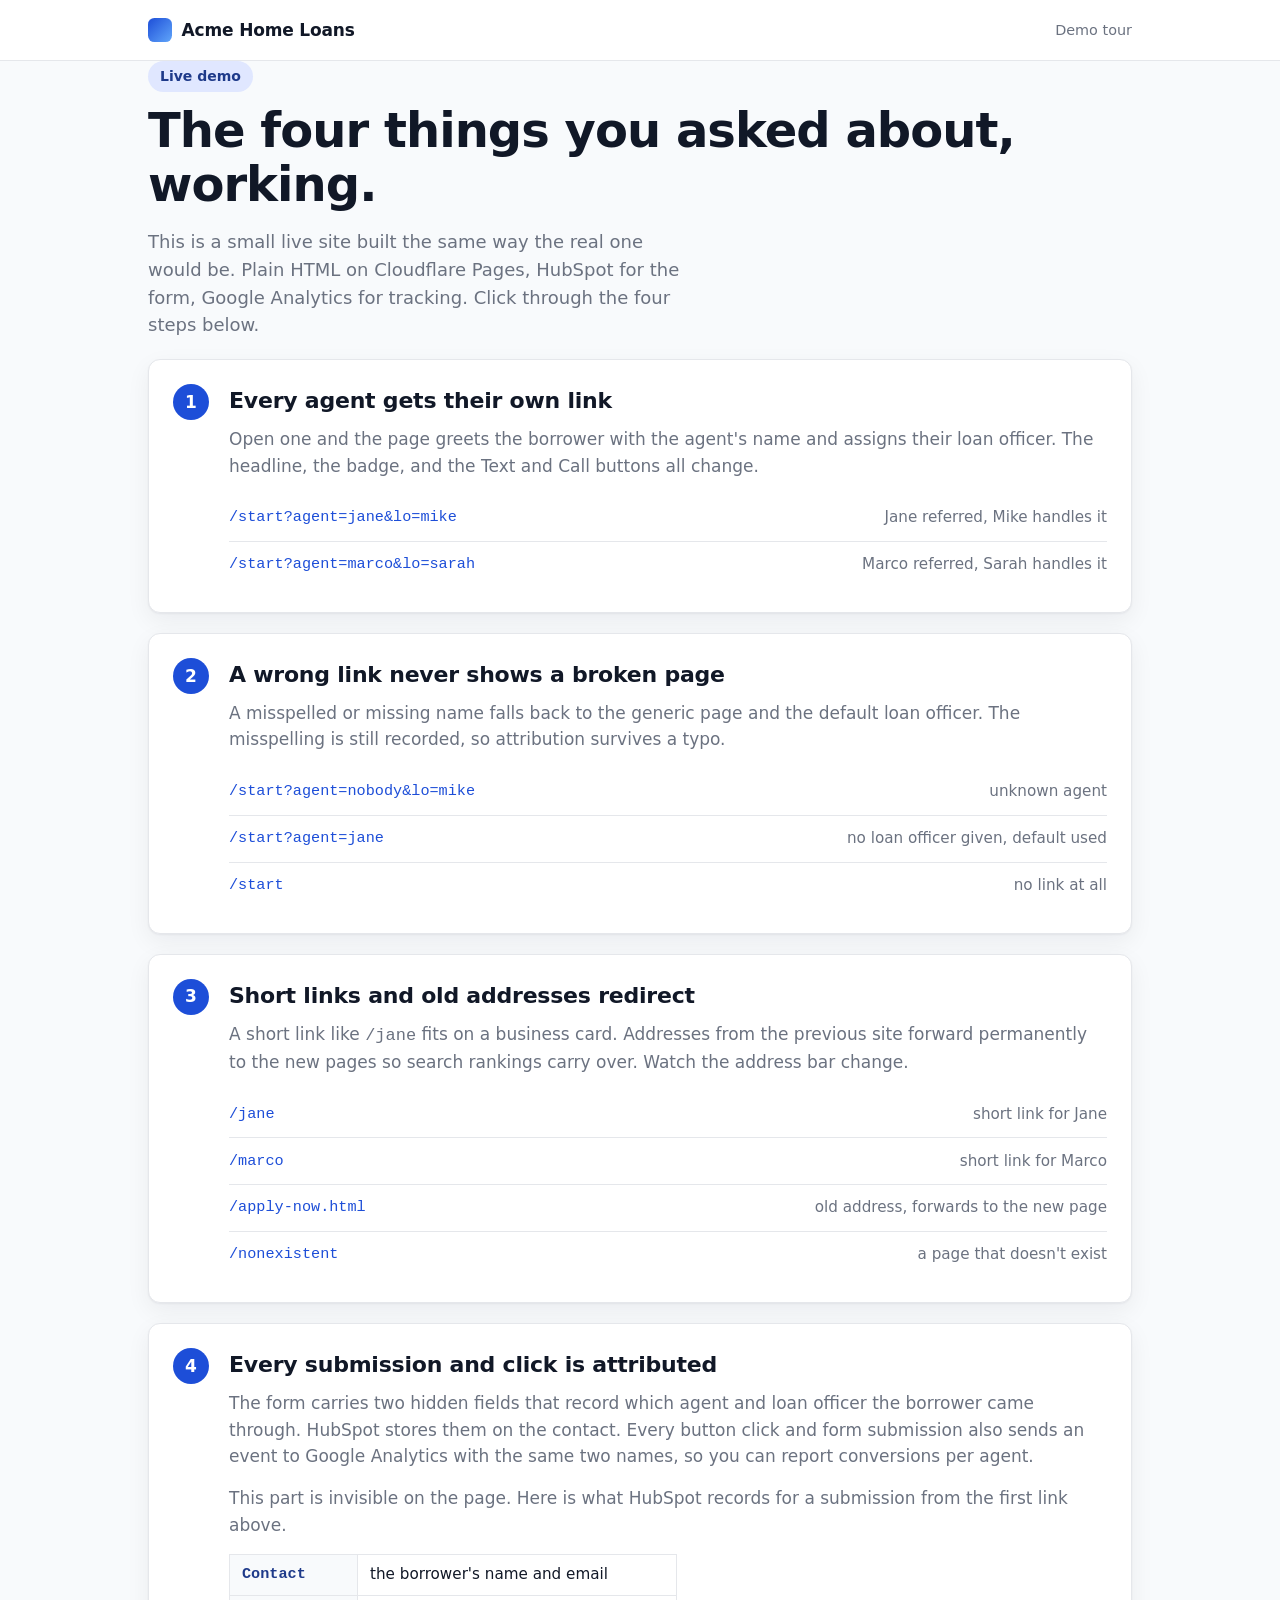
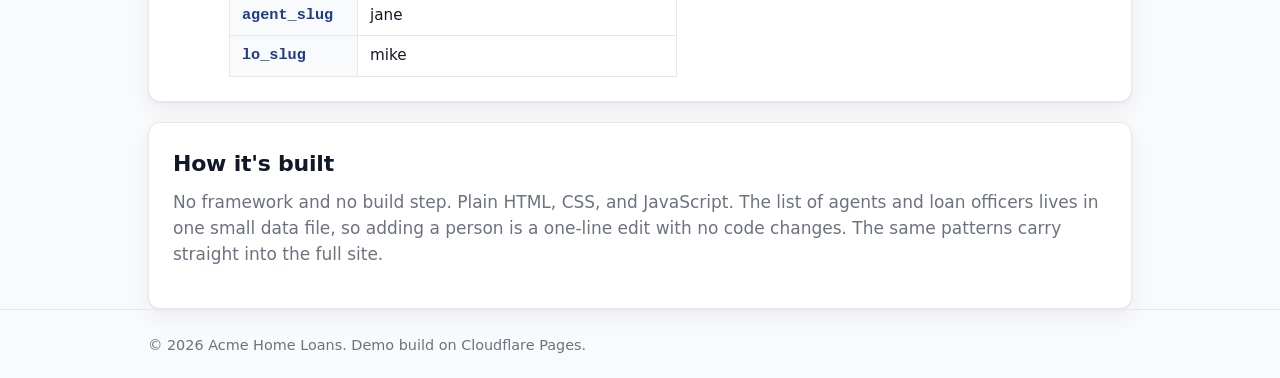
<file: index.html>
<!doctype html>
<html lang="en">
<head>
  <meta charset="utf-8">
  <meta name="viewport" content="width=device-width, initial-scale=1">
  <title>Cloudflare Pages demo</title>
  <meta name="description" content="A working demo of personalized agent links, HubSpot attribution, redirects, and GA4 events on Cloudflare Pages.">
  <link rel="icon" href="/favicon.svg" type="image/svg+xml">
  <link rel="stylesheet" href="/assets/style.css?v=8">
</head>
<body>
  <header class="site-header">
    <div class="wrap">
      <a href="/" class="brand">Acme Home Loans</a>
      <span class="note">Demo tour</span>
    </div>
  </header>

  <main class="wrap stack">
    <div>
      <p class="eyebrow"><span class="badge">Live demo</span></p>
      <h1>The four things you asked about, working.</h1>
      <p class="lead">This is a small live site built the same way the real one would be. Plain HTML on Cloudflare Pages, HubSpot for the form, Google Analytics for tracking. Click through the four steps below.</p>
    </div>

    <section class="card step">
      <div class="num">1</div>
      <div>
        <h2>Every agent gets their own link</h2>
        <p class="muted">Open one and the page greets the borrower with the agent's name and assigns their loan officer. The headline, the badge, and the Text and Call buttons all change.</p>
        <ul class="routes">
          <li><a href="/start?agent=jane&amp;lo=mike">/start?agent=jane&amp;lo=mike</a><span>Jane referred, Mike handles it</span></li>
          <li><a href="/start?agent=marco&amp;lo=sarah">/start?agent=marco&amp;lo=sarah</a><span>Marco referred, Sarah handles it</span></li>
        </ul>
      </div>
    </section>

    <section class="card step">
      <div class="num">2</div>
      <div>
        <h2>A wrong link never shows a broken page</h2>
        <p class="muted">A misspelled or missing name falls back to the generic page and the default loan officer. The misspelling is still recorded, so attribution survives a typo.</p>
        <ul class="routes">
          <li><a href="/start?agent=nobody&amp;lo=mike">/start?agent=nobody&amp;lo=mike</a><span>unknown agent</span></li>
          <li><a href="/start?agent=jane">/start?agent=jane</a><span>no loan officer given, default used</span></li>
          <li><a href="/start">/start</a><span>no link at all</span></li>
        </ul>
      </div>
    </section>

    <section class="card step">
      <div class="num">3</div>
      <div>
        <h2>Short links and old addresses redirect</h2>
        <p class="muted">A short link like <code>/jane</code> fits on a business card. Addresses from the previous site forward permanently to the new pages so search rankings carry over. Watch the address bar change.</p>
        <ul class="routes">
          <li><a href="/jane">/jane</a><span>short link for Jane</span></li>
          <li><a href="/marco">/marco</a><span>short link for Marco</span></li>
          <li><a href="/apply-now.html">/apply-now.html</a><span>old address, forwards to the new page</span></li>
          <li><a href="/nonexistent">/nonexistent</a><span>a page that doesn't exist</span></li>
        </ul>
      </div>
    </section>

    <section class="card step">
      <div class="num">4</div>
      <div>
        <h2>Every submission and click is attributed</h2>
        <p class="muted">The form carries two hidden fields that record which agent and loan officer the borrower came through. HubSpot stores them on the contact. Every button click and form submission also sends an event to Google Analytics with the same two names, so you can report conversions per agent.</p>
        <p class="muted">This part is invisible on the page. Here is what HubSpot records for a submission from the first link above.</p>
        <table class="kv">
          <tr><th>Contact</th><td>the borrower's name and email</td></tr>
          <tr><th>agent_slug</th><td>jane</td></tr>
          <tr><th>lo_slug</th><td>mike</td></tr>
        </table>
      </div>
    </section>

    <section class="card">
      <h2>How it's built</h2>
      <p class="muted">No framework and no build step. Plain HTML, CSS, and JavaScript. The list of agents and loan officers lives in one small data file, so adding a person is a one-line edit with no code changes. The same patterns carry straight into the full site.</p>
    </section>
  </main>

  <footer class="site-footer">
    <div class="wrap">
      <p>&copy; 2026 Acme Home Loans. Demo build on Cloudflare Pages.</p>
    </div>
  </footer>
</body>
</html>
</file>
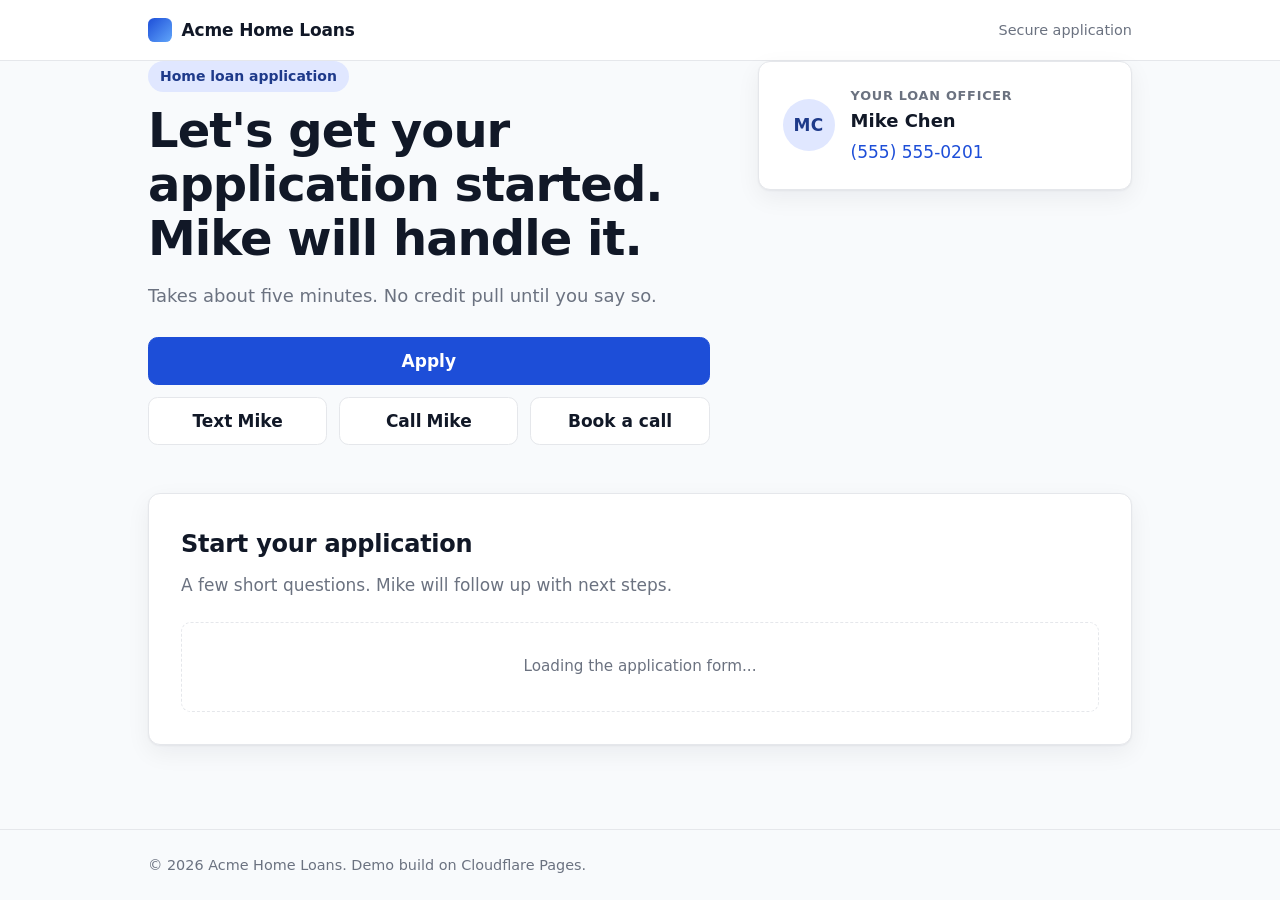
<file: start/index.html>
<!doctype html>
<html lang="en">
<head>
  <meta charset="utf-8">
  <meta name="viewport" content="width=device-width, initial-scale=1">
  <title>Start your application</title>
  <meta name="description" content="Start your mortgage application.">
  <link rel="icon" href="/favicon.svg" type="image/svg+xml">
  <link rel="stylesheet" href="/assets/style.css?v=8">
  <link rel="preload" href="/data/agents.json" as="fetch" crossorigin>

  <script>
    window.dataLayer = window.dataLayer || [];
    function gtag(){dataLayer.push(arguments);}
    gtag('js', new Date());
    gtag('config', 'G-8F7HH8QT96');
  </script>

  <script src="/assets/main.js?v=8" defer></script>
</head>
<body>
  <header class="site-header">
    <div class="wrap">
      <a href="/" class="brand">Acme Home Loans</a>
      <span class="note">Secure application</span>
    </div>
  </header>

  <main class="wrap">
    <!-- names below are the no-js fallback (defaults.lo in agents.json); main.js overwrites them -->
    <section class="hero">
      <div>
        <p class="eyebrow">
          <span data-variant="agent" class="badge is-hidden">Referred by <span data-slot="agent-full"></span></span>
          <span data-variant="generic" class="badge">Home loan application</span>
        </p>
        <h1>
          <span data-variant="agent" class="is-hidden"><span data-slot="agent-first"></span> sent you here. <span data-slot="lo-first">Mike</span> will handle your application.</span>
          <span data-variant="generic">Let's get your application started. <span data-slot="lo-first">Mike</span> will handle it.</span>
        </h1>
        <p class="lead">Takes about five minutes. No credit pull until you say so.</p>

        <nav class="ctas">
          <a href="#apply" data-event="apply_click" class="cta">Apply</a>
          <a href="sms:+15555550201" data-event="text_click" data-lo-href="sms">Text <span data-slot="lo-first">Mike</span></a>
          <a href="tel:+15555550201" data-event="call_click" data-lo-href="tel">Call <span data-slot="lo-first">Mike</span></a>
          <a href="https://calendar.app.google/EXAMPLE" data-event="book_click" data-lo-href="calendar" target="_blank" rel="noopener">Book a call</a>
        </nav>
      </div>

      <aside class="card lo-card" aria-label="Your loan officer">
        <div class="avatar" data-slot="lo-initials">MC</div>
        <div>
          <p class="lo-label">Your loan officer</p>
          <p class="lo-name" data-slot="lo-full">Mike Chen</p>
          <a class="lo-phone" href="tel:+15555550201" data-lo-href="tel" data-event="call_click" data-slot="lo-phone">(555) 555-0201</a>
        </div>
      </aside>
    </section>

    <section id="apply" class="card">
      <h2>Start your application</h2>
      <p class="muted">A few short questions. <span data-slot="lo-first">Mike</span> will follow up with next steps.</p>
      <div id="hs-form">
        <div class="hs-form-frame" data-region="na2" data-form-id="fe771735-1dd2-4f55-8a9e-8c60c37d8885" data-portal-id="246633875" data-src="https://js-na2.hsforms.net/forms/embed/246633875.js"></div>
      </div>
    </section>
  </main>

  <footer class="site-footer">
    <div class="wrap">
      <p>&copy; 2026 Acme Home Loans. Demo build on Cloudflare Pages.</p>
    </div>
  </footer>
</body>
</html>
</file>
<file: assets/style.css>
:root {
  --ink: #111827;
  --muted: #6b7280;
  --line: #e5e7eb;
  --accent: #1d4ed8;
  --accent-ink: #1e3a8a;
  --accent-soft: #e0e7ff;
  --bg: #f8fafc;
  --card: #ffffff;
  --radius: 0.75rem;
  --shadow: 0 1px 2px rgba(17, 24, 39, 0.05), 0 8px 24px rgba(17, 24, 39, 0.06);
}

* { box-sizing: border-box; }

html { -webkit-text-size-adjust: 100%; }

body {
  margin: 0;
  min-height: 100vh;
  display: flex;
  flex-direction: column;
  font-family: system-ui, -apple-system, "Segoe UI", Roboto, sans-serif;
  font-size: 1.0625rem;
  line-height: 1.55;
  color: var(--ink);
  background: var(--bg);
}

a { color: var(--accent); }

.wrap {
  width: 100%;
  max-width: 64rem;
  margin: 0 auto;
  padding: 0 1.25rem;
}

.narrow { max-width: 36rem; }

/* header and footer */

.site-header {
  background: var(--card);
  border-bottom: 1px solid var(--line);
}

.site-header .wrap {
  display: flex;
  align-items: center;
  justify-content: space-between;
  min-height: 3.75rem;
}

.brand {
  display: inline-flex;
  align-items: center;
  gap: 0.6rem;
  font-weight: 700;
  letter-spacing: -0.01em;
  color: var(--ink);
  text-decoration: none;
}

.brand::before {
  content: "";
  width: 1.5rem;
  height: 1.5rem;
  border-radius: 0.4rem;
  background: linear-gradient(135deg, var(--accent), #60a5fa);
}

.site-header .note {
  font-size: 0.9rem;
  color: var(--muted);
}

main {
  flex: 1;
  padding: 3rem 0 4rem;
}

.site-footer {
  border-top: 1px solid var(--line);
  padding: 1.5rem 0;
  font-size: 0.9rem;
  color: var(--muted);
}

.site-footer p { margin: 0; }

/* type */

h1 {
  margin: 0.75rem 0 1rem;
  font-size: clamp(2rem, 1.2rem + 3vw, 3rem);
  line-height: 1.12;
  letter-spacing: -0.02em;
}

h2 {
  margin: 0 0 0.5rem;
  font-size: 1.375rem;
  letter-spacing: -0.01em;
}

p { margin: 0 0 1rem; }

.muted { color: var(--muted); }

.lead {
  max-width: 34rem;
  font-size: 1.125rem;
  color: var(--muted);
}

.eyebrow { margin: 0; }

.badge {
  display: inline-block;
  padding: 0.3rem 0.75rem;
  border-radius: 999px;
  background: var(--accent-soft);
  color: var(--accent-ink);
  font-size: 0.875rem;
  font-weight: 600;
}

/* hero */

.hero {
  display: grid;
  gap: 2rem;
  align-items: start;
}

@media (min-width: 48rem) {
  .hero {
    grid-template-columns: minmax(0, 1.5fr) minmax(16rem, 1fr);
    gap: 3rem;
  }
}

/* ctas */

.ctas {
  display: grid;
  grid-template-columns: repeat(3, 1fr);
  gap: 0.75rem;
  margin: 1.75rem 0 0;
}

.ctas a {
  display: inline-flex;
  align-items: center;
  justify-content: center;
  gap: 0.3em;
  min-height: 3rem;
  padding: 0.6rem 1rem;
  border: 1px solid var(--line);
  border-radius: 0.6rem;
  background: var(--card);
  color: var(--ink);
  font-weight: 600;
  text-decoration: none;
  transition: border-color 0.15s, background 0.15s, color 0.15s;
}

.ctas a:hover {
  border-color: var(--accent);
  color: var(--accent);
}

.ctas a.cta {
  grid-column: 1 / -1;
  background: var(--accent);
  border-color: var(--accent);
  color: #fff;
}

.ctas a.cta:hover {
  background: var(--accent-ink);
  border-color: var(--accent-ink);
  color: #fff;
}

.ctas--stack {
  grid-template-columns: 1fr;
  max-width: 20rem;
}

@media (max-width: 30rem) {
  .ctas { grid-template-columns: 1fr; }
}

/* cards */

.card {
  padding: 1.5rem;
  background: var(--card);
  border: 1px solid var(--line);
  border-radius: var(--radius);
  box-shadow: var(--shadow);
}

.stack > * + * { margin-top: 1.25rem; }

.lo-card {
  display: flex;
  align-items: center;
  gap: 1rem;
}

.avatar {
  flex: none;
  display: grid;
  place-items: center;
  width: 3.25rem;
  height: 3.25rem;
  border-radius: 50%;
  background: var(--accent-soft);
  color: var(--accent-ink);
  font-weight: 700;
  letter-spacing: 0.02em;
}

.lo-label {
  margin: 0;
  font-size: 0.8rem;
  font-weight: 600;
  letter-spacing: 0.06em;
  text-transform: uppercase;
  color: var(--muted);
}

.lo-name {
  margin: 0.1rem 0 0.2rem;
  font-size: 1.125rem;
  font-weight: 700;
}

.lo-phone { text-decoration: none; }
.lo-phone:hover { text-decoration: underline; }

/* form */

#apply {
  margin-top: 3rem;
  padding: 2rem;
}

#apply h2 { font-size: 1.5rem; }

#hs-form { margin-top: 1.5rem; }

/* shown until hubspot appends its iframe */
.hs-form-frame:empty {
  padding: 2rem 1rem;
  border: 1px dashed var(--line);
  border-radius: 0.6rem;
  color: var(--muted);
  font-size: 0.95rem;
  text-align: center;
}

.hs-form-frame:empty::before {
  content: "Loading the application form...";
}

/* tour steps (home page) */

.step {
  display: grid;
  grid-template-columns: auto minmax(0, 1fr);
  gap: 1.25rem;
}

.num {
  display: grid;
  place-items: center;
  width: 2.25rem;
  height: 2.25rem;
  border-radius: 50%;
  background: var(--accent);
  color: #fff;
  font-weight: 700;
}

.step .routes { margin-top: 1rem; }

.kv {
  border-collapse: collapse;
  width: 100%;
  max-width: 28rem;
  margin-top: 0.5rem;
  font-size: 0.95rem;
}

.kv th,
.kv td {
  padding: 0.5rem 0.75rem;
  border: 1px solid var(--line);
  text-align: left;
  vertical-align: top;
}

.kv th {
  width: 8rem;
  font-family: ui-monospace, SFMono-Regular, Menlo, Consolas, monospace;
  font-weight: 600;
  color: var(--accent-ink);
  background: var(--bg);
}

/* route list (home page) */

.routes {
  list-style: none;
  margin: 0;
  padding: 0;
}

.routes li {
  display: flex;
  flex-wrap: wrap;
  justify-content: space-between;
  gap: 0.25rem 1rem;
  padding: 0.7rem 0;
  border-top: 1px solid var(--line);
}

.routes li:first-child { border-top: 0; }

.routes a {
  font-family: ui-monospace, SFMono-Regular, Menlo, Consolas, monospace;
  font-size: 0.95rem;
  text-decoration: none;
}

.routes a:hover { text-decoration: underline; }

.routes span {
  font-size: 0.95rem;
  color: var(--muted);
}

.is-hidden { display: none; }
</file>
